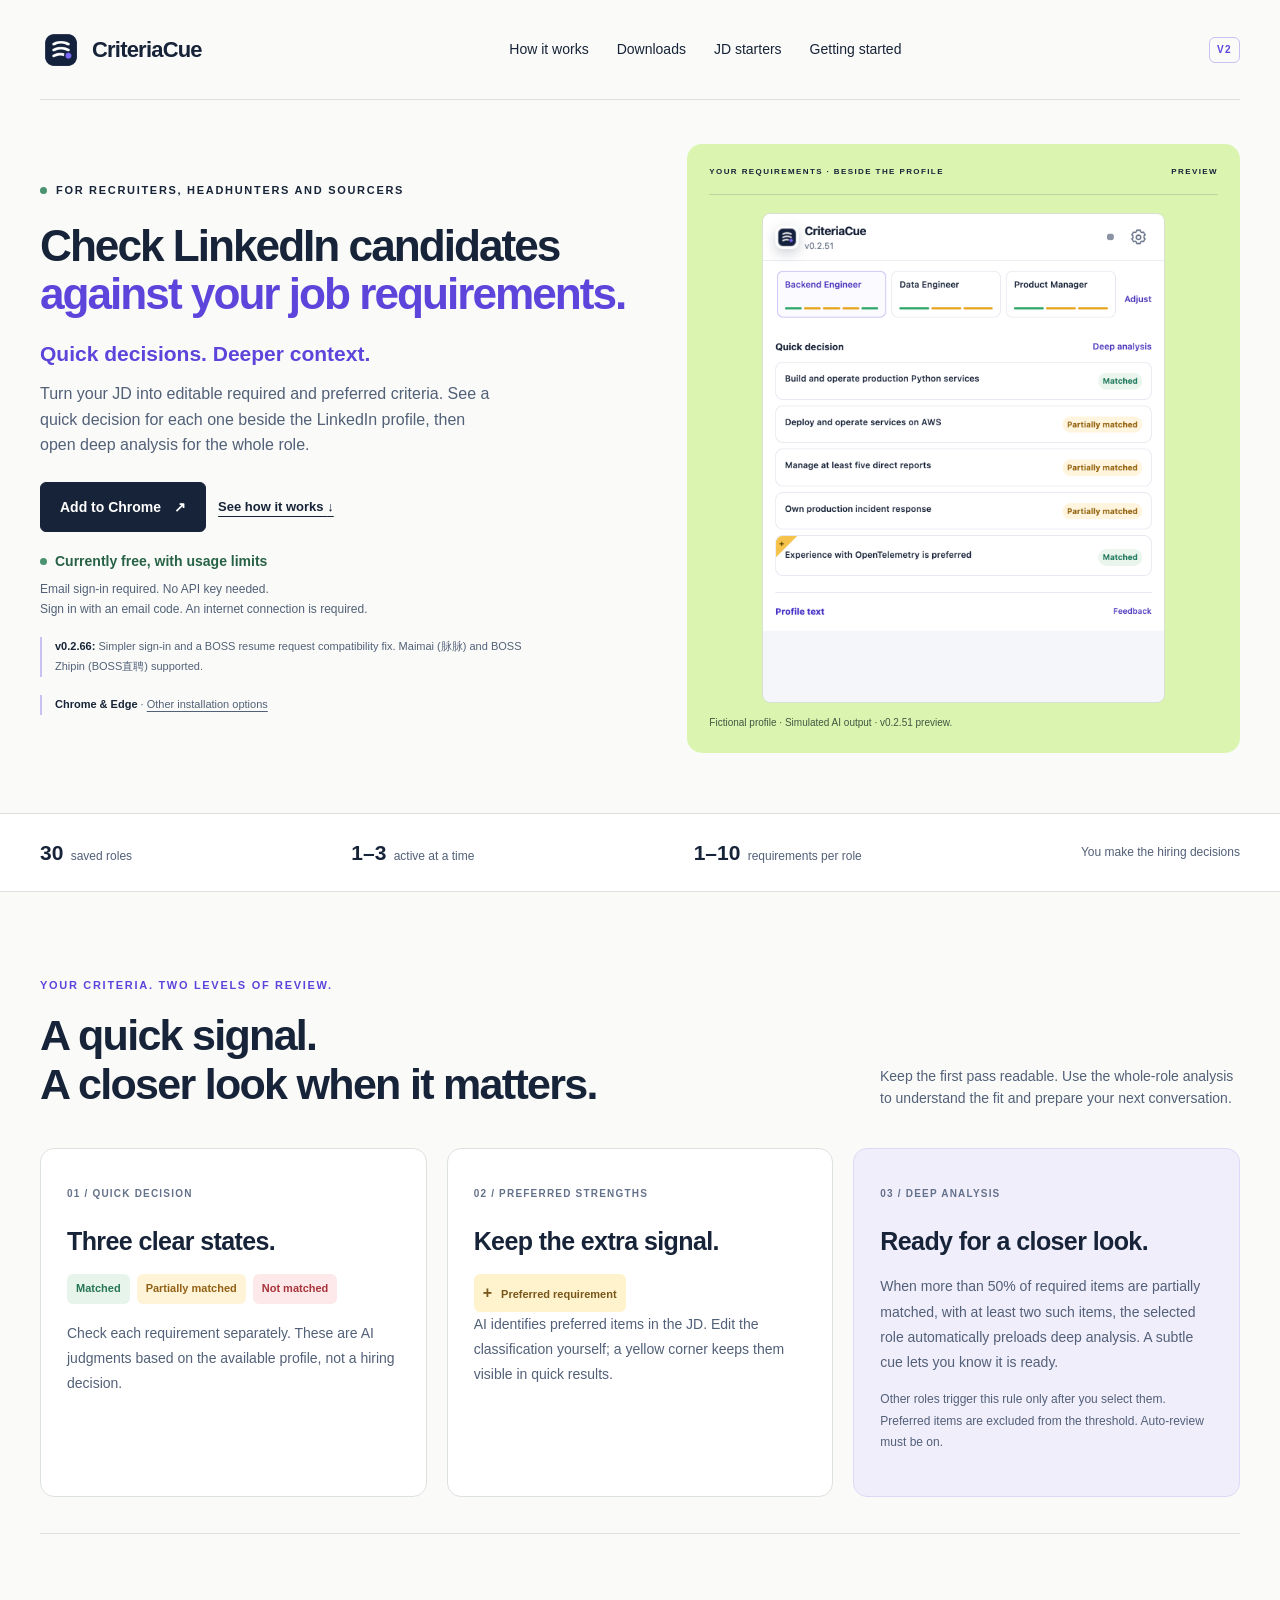
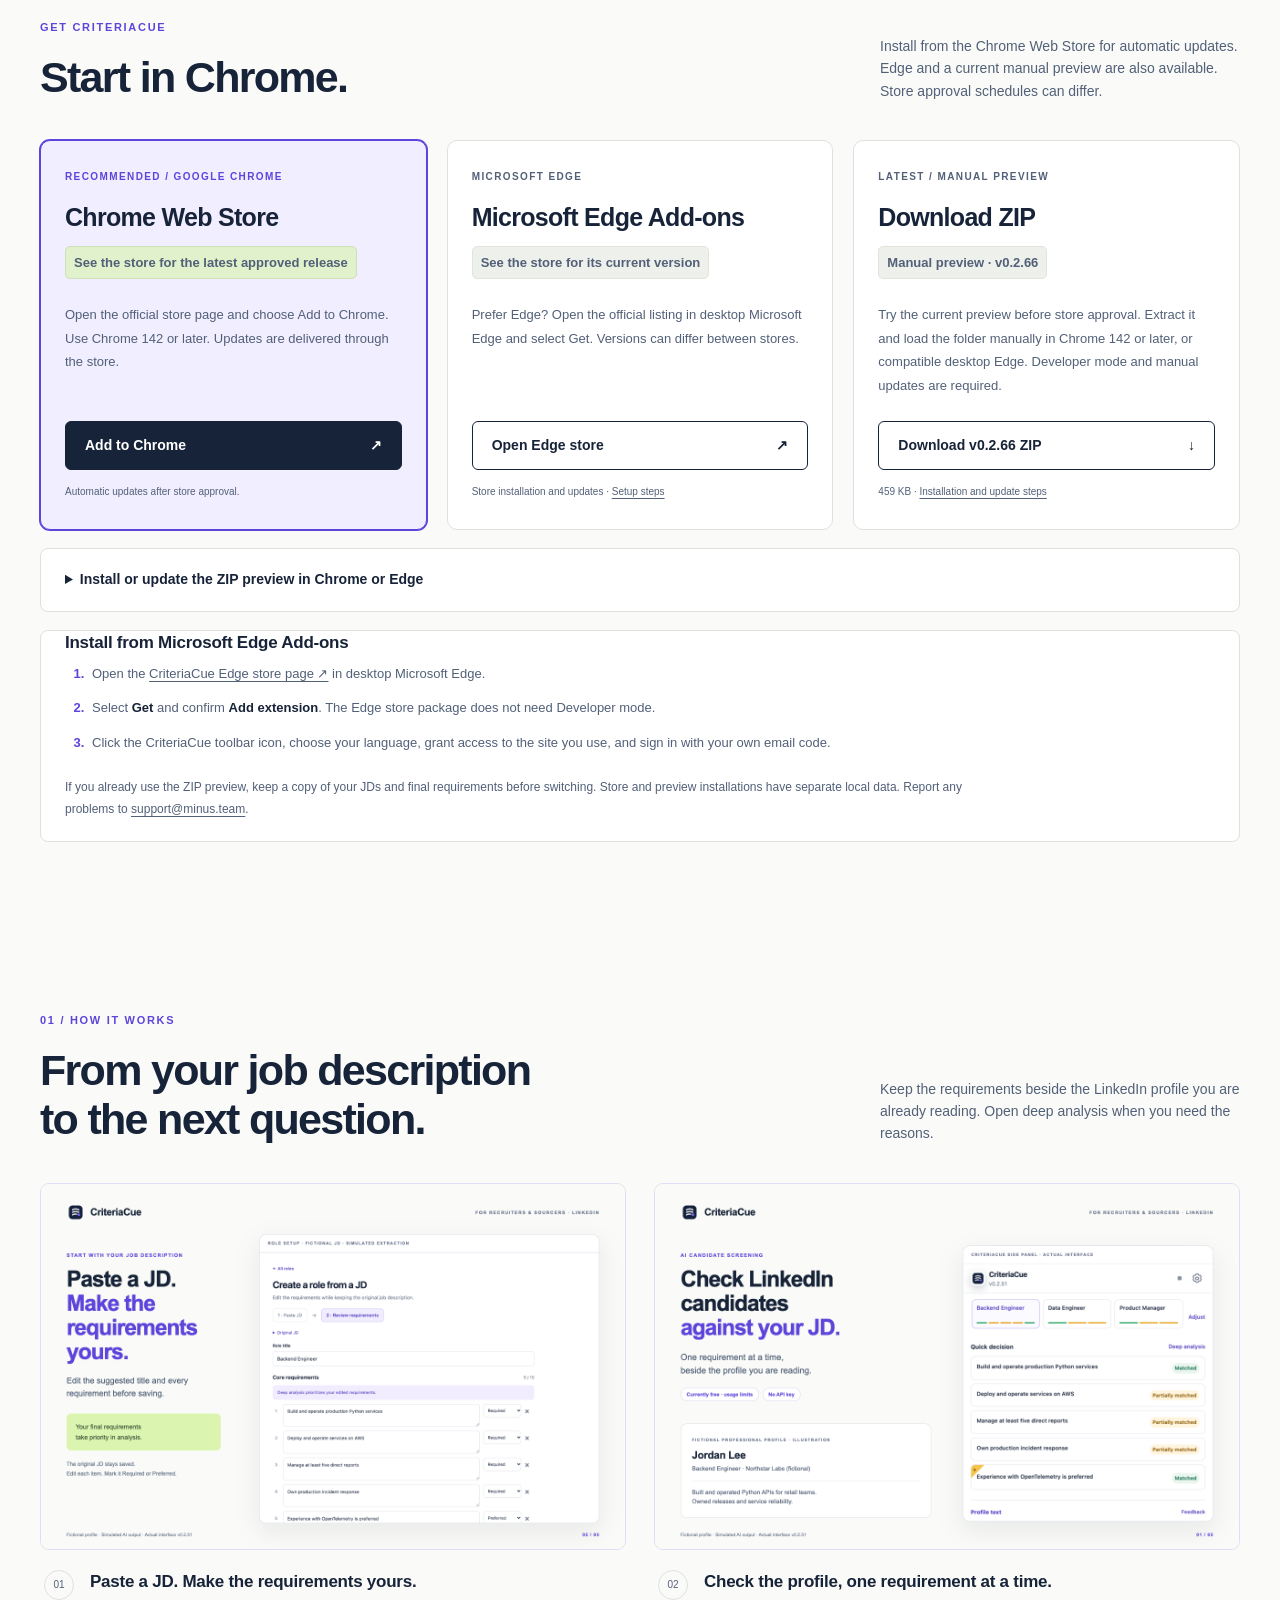
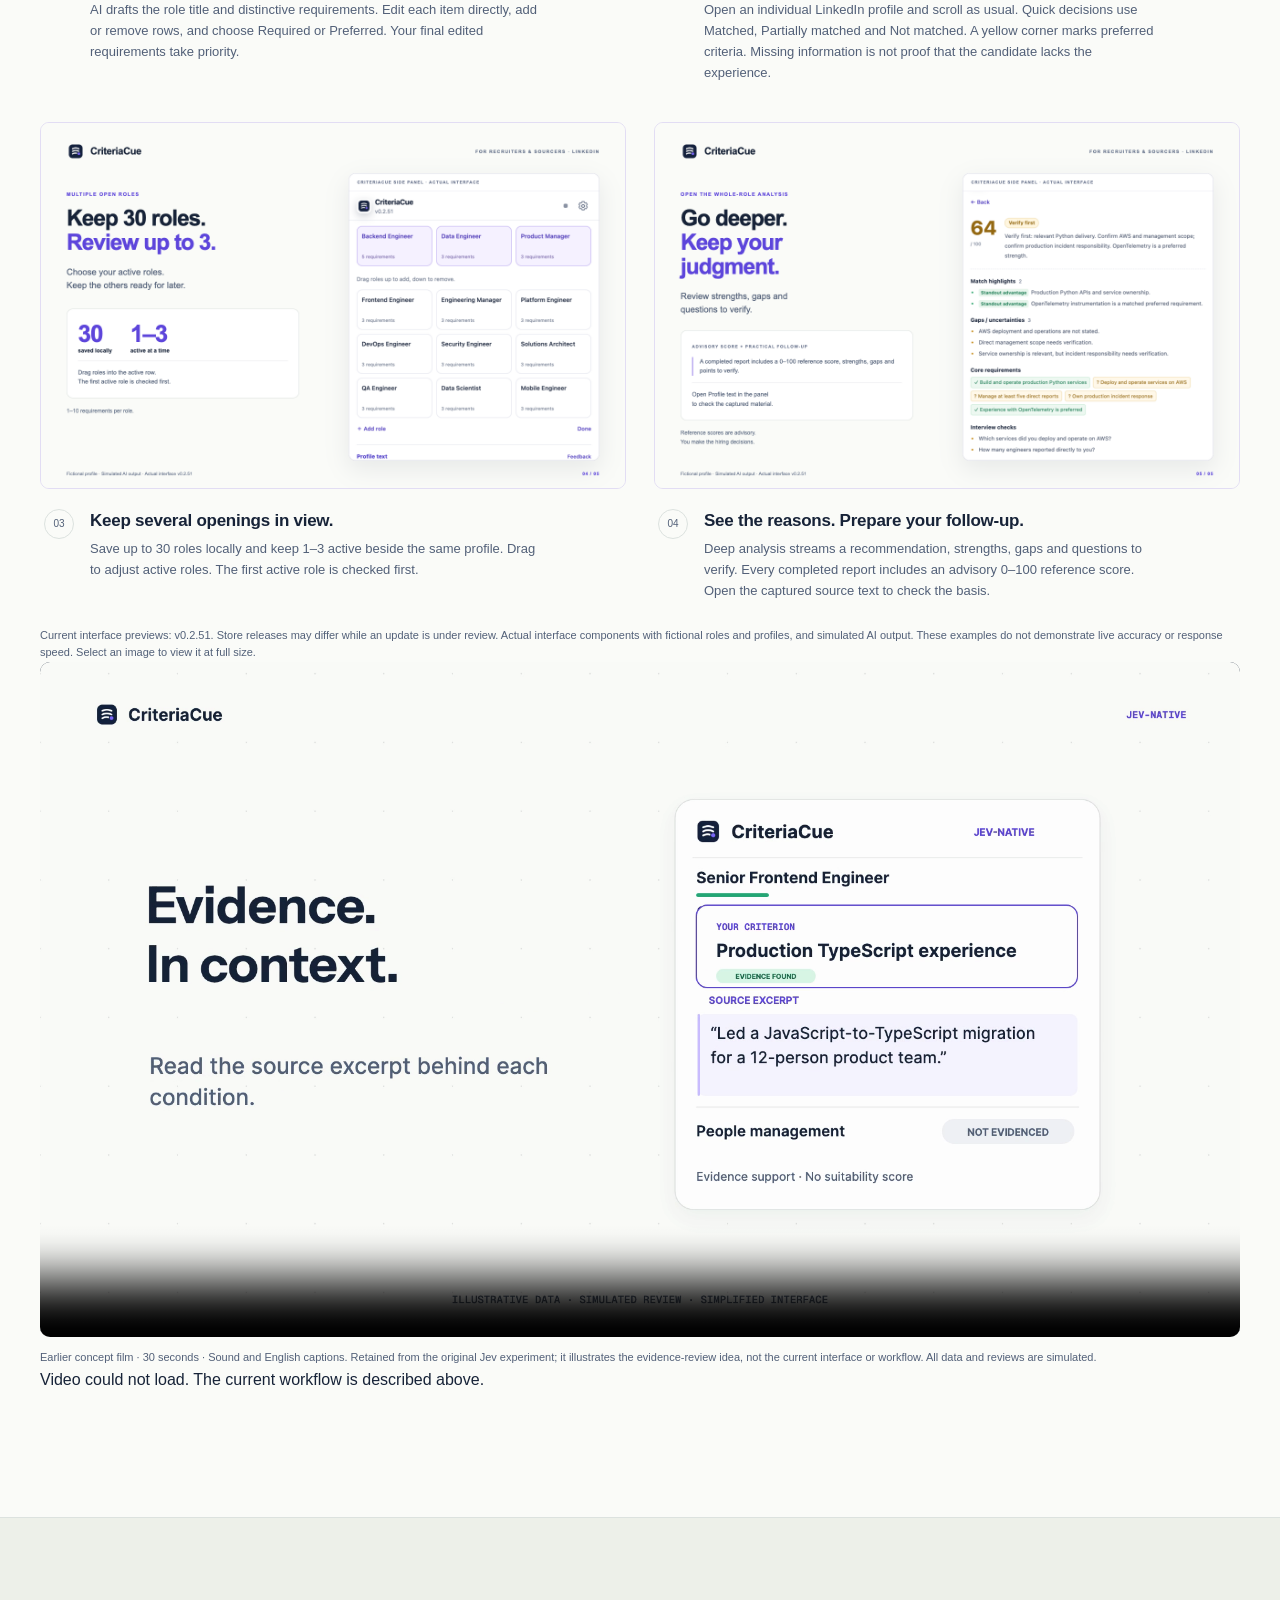
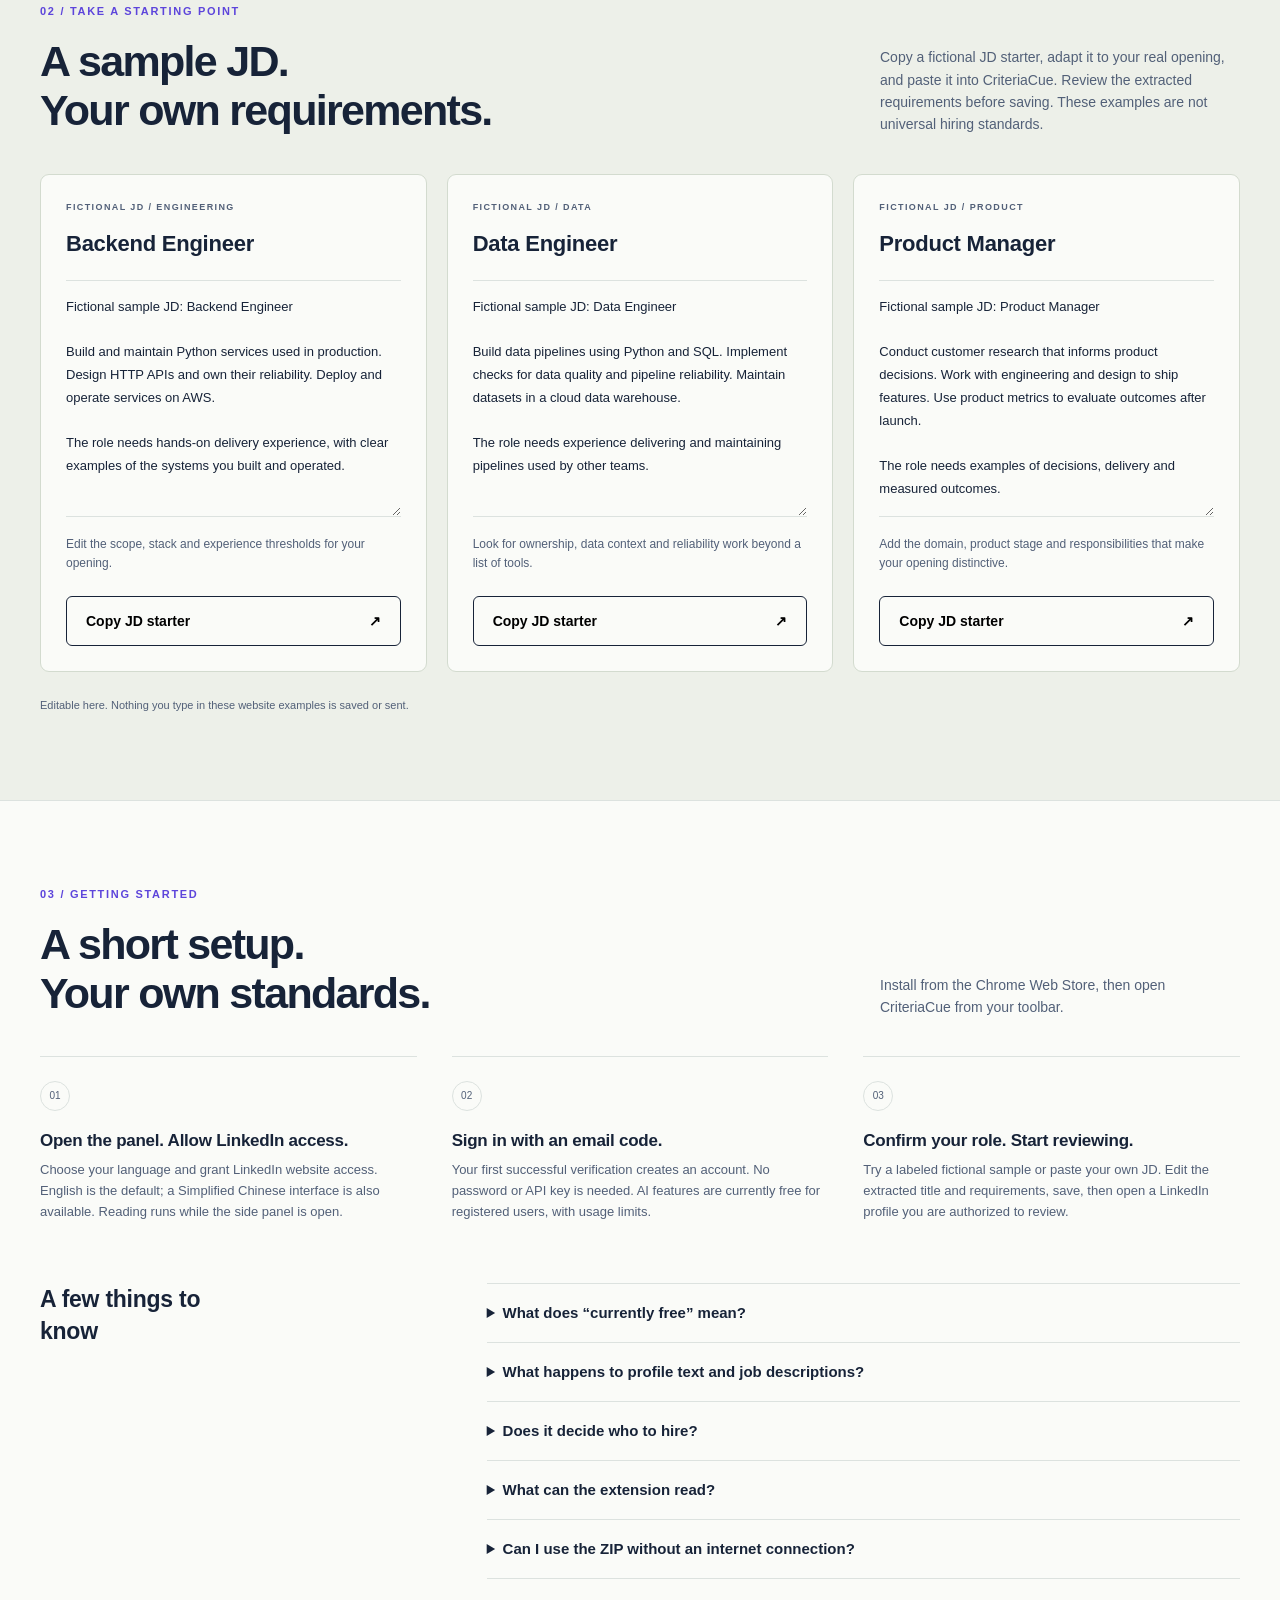
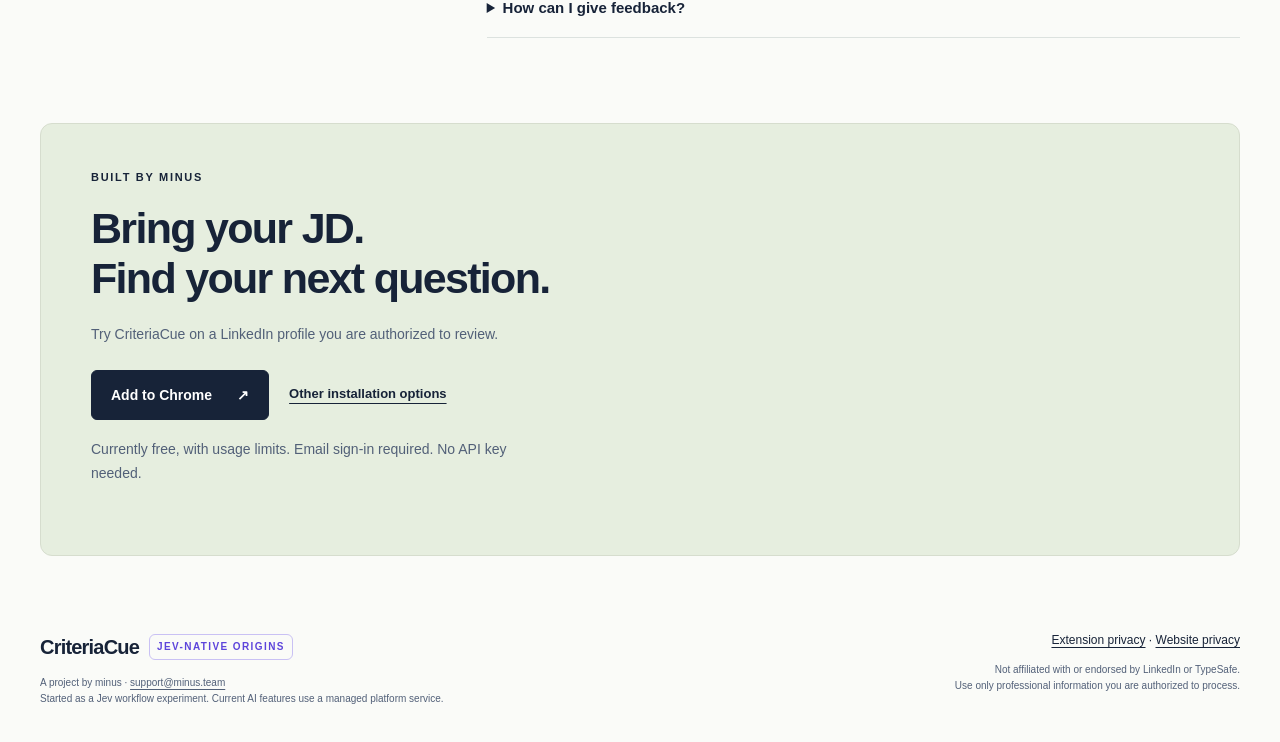
<file: index.html>
<!doctype html>
<html lang="en">
<head>
  <meta charset="utf-8">
  <meta name="viewport" content="width=device-width, initial-scale=1">
  <meta name="description" content="AI candidate screening for LinkedIn recruiters. Review required and preferred criteria, then open deep analysis. Currently free with limits. No API key needed.">
  <meta name="referrer" content="strict-origin">
  <meta name="theme-color" content="#172338">
  <title>CriteriaCue: AI Candidate Screening for LinkedIn</title>
  <link rel="canonical" href="https://criteriacue.minus.team/">
  <meta property="og:type" content="website">
  <meta property="og:site_name" content="CriteriaCue">
  <meta property="og:title" content="CriteriaCue: AI Candidate Screening for LinkedIn">
  <meta property="og:description" content="Check LinkedIn candidates against your job requirements, one requirement at a time. Currently free, with usage limits. Email sign-in required. No API key needed.">
  <meta property="og:url" content="https://criteriacue.minus.team/">
  <meta property="og:image" content="https://criteriacue.minus.team/assets/og-1200x630.png">
  <meta property="og:image:width" content="1200">
  <meta property="og:image:height" content="630">
  <meta property="og:image:alt" content="CriteriaCue: check LinkedIn profiles against editable job requirements.">
  <meta name="twitter:card" content="summary_large_image">
  <meta name="twitter:title" content="CriteriaCue: AI Candidate Screening for LinkedIn">
  <meta name="twitter:description" content="Your job requirements, beside the LinkedIn profile. Currently free, with usage limits. Email sign-in required. No API key needed.">
  <meta name="twitter:image" content="https://criteriacue.minus.team/assets/og-1200x630.png">
  <script type="application/ld+json">
  {
    "@context": "https://schema.org",
    "@type": "SoftwareApplication",
    "name": "CriteriaCue",
    "description": "Chrome extension for recruiters and sourcers. Turn a job description into editable requirements and check LinkedIn profiles against each one in a side panel. Currently free with usage limits; email sign-in required, no API key needed.",
    "applicationCategory": "BusinessApplication",
    "operatingSystem": "Google Chrome 142 or later; Microsoft Edge (compatible desktop version)",
    "inLanguage": ["en", "zh-Hans"],
    "url": "https://criteriacue.minus.team/",
    "downloadUrl": "https://chromewebstore.google.com/detail/gnbphmdpnhlbakiaegfgmppnajemboij",
    "offers": {"@type": "Offer", "price": "0", "priceCurrency": "USD", "description": "Currently free, with usage limits. Email sign-in required."},
    "publisher": {"@type": "Organization", "name": "minus", "email": "support@minus.team"}
  }
  </script>
  <link rel="icon" href="assets/icon-128.png" type="image/png">
  <link rel="stylesheet" href="styles.css?v=20261105-1">
  <script src="site.js?v=20261102-1" defer></script>
  <script src="analytics-config.js?v=20260926-1" defer></script>
  <script src="analytics.js?v=20261104-1" defer></script>
</head>
<body>
  <a class="skip" href="#main">Skip to content</a>
  <header class="header wrap">
    <a class="brand" href="#" aria-label="CriteriaCue home"><img src="assets/icon-128.png" alt="" width="42" height="42"><span>CriteriaCue</span></a>
    <nav aria-label="Main navigation"><a href="#tour">How it works</a><a href="#download">Downloads</a><a href="#templates">JD starters</a><a href="#start">Getting started</a></nav>
    <span class="badge">V2</span>
  </header>
  <main id="main">
    <section class="hero wrap">
      <div class="hero-copy">
        <p class="eyebrow"><span class="dot"></span> For recruiters, headhunters and sourcers</p>
        <h1>Check LinkedIn candidates<br><span>against your job requirements.</span></h1>
        <p class="lead">Quick decisions. Deeper context.</p>
        <p class="intro">Turn your JD into editable required and preferred criteria. See a quick decision for each one beside the LinkedIn profile, then open deep analysis for the whole role.</p>
        <div class="actions"><a class="button primary" data-store-link="hero" href="https://chromewebstore.google.com/detail/gnbphmdpnhlbakiaegfgmppnajemboij" target="_blank" rel="noopener noreferrer">Add to Chrome <span aria-hidden="true">↗</span></a><a class="text-link" href="#tour">See how it works <span aria-hidden="true">↓</span></a></div>
        <p class="availability"><span class="dot"></span> Currently free, with usage limits</p>
        <p class="fine">Email sign-in required. No API key needed.<br>Sign in with an email code. An internet connection is required.</p>
        <p class="release-note"><strong>v0.2.66:</strong> Simpler sign-in and a BOSS resume request compatibility fix. Maimai (脉脉) and BOSS Zhipin (BOSS直聘) supported.</p>
        <p class="release-note"><strong>Chrome &amp; Edge</strong> · <a href="#download">Other installation options</a></p>
      </div>
      <div class="hero-visual panel-preview">
        <div class="visual-top"><span>YOUR REQUIREMENTS · BESIDE THE PROFILE</span><span>PREVIEW</span></div>
        <img src="assets/panel-preview-v0.2.51.png" width="1100" height="1340" alt="Current CriteriaCue quick decision with matched and partially matched requirements, and a yellow preferred-item corner">
        <p class="visual-caption">Fictional profile · Simulated AI output · v0.2.51 preview.</p>
      </div>
    </section>
    <div class="principles"><div class="wrap"><span><strong>30</strong> saved roles</span><span><strong>1–3</strong> active at a time</span><span><strong>1–10</strong> requirements per role</span><span>You make the hiring decisions</span></div></div>


    <section class="section wrap decision-section" aria-labelledby="decision-heading">
      <div class="section-heading"><div><p class="eyebrow">YOUR CRITERIA. TWO LEVELS OF REVIEW.</p><h2 id="decision-heading">A quick signal.<br>A closer look when it matters.</h2></div><p>Keep the first pass readable. Use the whole-role analysis to understand the fit and prepare your next conversation.</p></div>
      <div class="decision-grid">
        <article><span class="feature-index">01 / QUICK DECISION</span><h3>Three clear states.</h3><div class="state-key"><span class="match">Matched</span><span class="partial">Partially matched</span><span class="no-match">Not matched</span></div><p>Check each requirement separately. These are AI judgments based on the available profile, not a hiring decision.</p></article>
        <article class="preferred-feature"><span class="feature-index">02 / PREFERRED STRENGTHS</span><h3>Keep the extra signal.</h3><span class="preferred-example"><span aria-hidden="true">+</span> Preferred requirement</span><p>AI identifies preferred items in the JD. Edit the classification yourself; a yellow corner keeps them visible in quick results.</p></article>
        <article><span class="feature-index">03 / DEEP ANALYSIS</span><h3>Ready for a closer look.</h3><p>When more than 50% of required items are partially matched, with at least two such items, the selected role automatically preloads deep analysis. A subtle cue lets you know it is ready.</p><p class="feature-note">Other roles trigger this rule only after you select them. Preferred items are excluded from the threshold. Auto-review must be on.</p></article>
      </div>
    </section>

    <section class="section wrap download-section" id="download">
      <div class="section-heading"><div><p class="eyebrow">GET CRITERIACUE</p><h2>Start in Chrome.</h2></div><p>Install from the Chrome Web Store for automatic updates. Edge and a current manual preview are also available. Store approval schedules can differ.</p></div>
      <div class="download-grid">
        <article class="download-card featured"><p class="download-label">RECOMMENDED / GOOGLE CHROME</p><h3>Chrome Web Store</h3><p class="download-status">See the store for the latest approved release</p><p>Open the official store page and choose Add to Chrome. Use Chrome 142 or later. Updates are delivered through the store.</p><a class="button primary" href="https://chromewebstore.google.com/detail/gnbphmdpnhlbakiaegfgmppnajemboij" target="_blank" rel="noopener noreferrer">Add to Chrome <span aria-hidden="true">↗</span></a><p class="download-meta">Automatic updates after store approval.</p></article>
        <article class="download-card"><p class="download-label">MICROSOFT EDGE</p><h3>Microsoft Edge Add-ons</h3><p class="download-status">See the store for its current version</p><p>Prefer Edge? Open the official listing in desktop Microsoft Edge and select Get. Versions can differ between stores.</p><a class="button" href="https://microsoftedge.microsoft.com/addons/detail/aecndleilbgafmfclfjiilafoaaekfoc" target="_blank" rel="noopener noreferrer">Open Edge store <span aria-hidden="true">↗</span></a><p class="download-meta">Store installation and updates · <a href="#edge-install">Setup steps</a></p></article>
        <article class="download-card"><p class="download-label">LATEST / MANUAL PREVIEW</p><h3>Download ZIP</h3><p class="download-status">Manual preview · v0.2.66</p><p>Try the current preview before store approval. Extract it and load the folder manually in Chrome 142 or later, or compatible desktop Edge. Developer mode and manual updates are required.</p><a class="button" href="downloads/criteriacue-test-v0.2.66.zip" download>Download v0.2.66 ZIP <span aria-hidden="true">↓</span></a><p class="download-meta">459 KB · <a href="#unpacked-install">Installation and update steps</a></p></article>
      </div>
      <details class="install-guide" id="unpacked-install"><summary>Install or update the ZIP preview in Chrome or Edge</summary><ol><li>Download the ZIP and extract it into a folder you will keep. Do not load the ZIP directly or edit its manifest.</li><li>Open <code>chrome://extensions</code> in Chrome or <code>edge://extensions</code> in Edge, enable <strong>Developer mode</strong>, and choose <strong>Load unpacked</strong>.</li><li>Select the extracted folder containing <code>manifest.json</code>. Open CriteriaCue from the toolbar to begin setup.</li><li>To update, replace the files in that same folder with the new preview package, then click <strong>Reload</strong> on the extension. Keep the folder and avoid uninstalling if you want to retain its local roles.</li></ol><p>The preview and the store version are separate installations. Their roles and sign-in do not migrate automatically. Avoid running both on the same profile. The ZIP is an installation package, not offline AI: an internet connection and email sign-in are required.</p><p><a href="https://github.com/ivanxia1988/criteriacue/releases/tag/v0.2.66-preview" target="_blank" rel="noopener noreferrer">Release mirror, package checksum and limitations ↗</a></p></details>
      <div class="install-guide" id="edge-install"><h3>Install from Microsoft Edge Add-ons</h3><ol><li>Open the <a href="https://microsoftedge.microsoft.com/addons/detail/aecndleilbgafmfclfjiilafoaaekfoc" target="_blank" rel="noopener noreferrer">CriteriaCue Edge store page ↗</a> in desktop Microsoft Edge.</li><li>Select <strong>Get</strong> and confirm <strong>Add extension</strong>. The Edge store package does not need Developer mode.</li><li>Click the CriteriaCue toolbar icon, choose your language, grant access to the site you use, and sign in with your own email code.</li></ol><p>If you already use the ZIP preview, keep a copy of your JDs and final requirements before switching. Store and preview installations have separate local data. Report any problems to <a href="mailto:support@minus.team">support@minus.team</a>.</p></div>
    </section>

    <section class="section wrap" id="tour">
      <div class="section-heading"><div><p class="eyebrow">01 / HOW IT WORKS</p><h2>From your job description<br>to the next question.</h2></div><p>Keep the requirements beside the LinkedIn profile you are already reading. Open deep analysis when you need the reasons.</p></div>
      <div class="tour-grid">
        <figure><a href="assets/screenshot-2-1280x800.png" target="_blank" rel="noopener"><img src="assets/screenshot-2-1280x800.png" width="1280" height="800" loading="lazy" alt="CriteriaCue role setup with a fictional JD and editable core requirements"></a><figcaption><span class="step">01</span><div><h3>Paste a JD. Make the requirements yours.</h3><p>AI drafts the role title and distinctive requirements. Edit each item directly, add or remove rows, and choose Required or Preferred. Your final edited requirements take priority.</p></div></figcaption></figure>
        <figure><a href="assets/screenshot-1-1280x800.png" target="_blank" rel="noopener"><img src="assets/screenshot-1-1280x800.png" width="1280" height="800" loading="lazy" alt="CriteriaCue side panel showing individual requirement checks for a fictional profile"></a><figcaption><span class="step">02</span><div><h3>Check the profile, one requirement at a time.</h3><p>Open an individual LinkedIn profile and scroll as usual. Quick decisions use Matched, Partially matched and Not matched. A yellow corner marks preferred criteria. Missing information is not proof that the candidate lacks the experience.</p></div></figcaption></figure>
        <figure><a href="assets/screenshot-4-1280x800.png" target="_blank" rel="noopener"><img src="assets/screenshot-4-1280x800.png" width="1280" height="800" loading="lazy" alt="CriteriaCue role adjustment view with three active roles and saved fictional roles"></a><figcaption><span class="step">03</span><div><h3>Keep several openings in view.</h3><p>Save up to 30 roles locally and keep 1–3 active beside the same profile. Drag to adjust active roles. The first active role is checked first.</p></div></figcaption></figure>
        <figure><a href="assets/screenshot-5-1280x800.png" target="_blank" rel="noopener"><img src="assets/screenshot-5-1280x800.png" width="1280" height="800" loading="lazy" alt="CriteriaCue deep analysis with simulated findings and follow-up questions"></a><figcaption><span class="step">04</span><div><h3>See the reasons. Prepare your follow-up.</h3><p>Deep analysis streams a recommendation, strengths, gaps and questions to verify. Every completed report includes an advisory 0–100 reference score. Open the captured source text to check the basis.</p></div></figcaption></figure>
      </div>
      <p class="caption">Current interface previews: v0.2.51. Store releases may differ while an update is under review. Actual interface components with fictional roles and profiles, and simulated AI output. These examples do not demonstrate live accuracy or response speed. Select an image to view it at full size.</p>
      <div class="video-shell" id="video-shell" hidden><video id="product-video" width="1920" height="1080" controls playsinline preload="metadata" poster="assets/evidence-poster-20260927.png"><track kind="captions" srclang="en" label="English" src="assets/evidence-en-20260927.vtt" default></video><p class="caption">Earlier concept film · 30 seconds · Sound and English captions. Retained from the original Jev experiment; it illustrates the evidence-review idea, not the current interface or workflow. All data and reviews are simulated.</p><p id="video-fallback" hidden>Video could not load. The current workflow is described above.</p></div>
    </section>

    <section class="template-section" id="templates"><div class="wrap section">
      <div class="section-heading"><div><p class="eyebrow">02 / TAKE A STARTING POINT</p><h2>A sample JD.<br>Your own requirements.</h2></div><p>Copy a fictional JD starter, adapt it to your real opening, and paste it into CriteriaCue. Review the extracted requirements before saving. These examples are not universal hiring standards.</p></div>
      <div class="template-grid">
        <article class="template"><p class="mini-label">FICTIONAL JD / ENGINEERING</p><h3>Backend Engineer</h3><label class="sr-only" for="backend">Backend Engineer JD starter</label><textarea id="backend" rows="9" spellcheck="false">Fictional sample JD: Backend Engineer

Build and maintain Python services used in production. Design HTTP APIs and own their reliability. Deploy and operate services on AWS.

The role needs hands-on delivery experience, with clear examples of the systems you built and operated.</textarea><p>Edit the scope, stack and experience thresholds for your opening.</p><button class="button copy" data-copy="backend">Copy JD starter <span aria-hidden="true">↗</span></button></article>
        <article class="template"><p class="mini-label">FICTIONAL JD / DATA</p><h3>Data Engineer</h3><label class="sr-only" for="data">Data Engineer JD starter</label><textarea id="data" rows="9" spellcheck="false">Fictional sample JD: Data Engineer

Build data pipelines using Python and SQL. Implement checks for data quality and pipeline reliability. Maintain datasets in a cloud data warehouse.

The role needs experience delivering and maintaining pipelines used by other teams.</textarea><p>Look for ownership, data context and reliability work beyond a list of tools.</p><button class="button copy" data-copy="data">Copy JD starter <span aria-hidden="true">↗</span></button></article>
        <article class="template"><p class="mini-label">FICTIONAL JD / PRODUCT</p><h3>Product Manager</h3><label class="sr-only" for="product">Product Manager JD starter</label><textarea id="product" rows="9" spellcheck="false">Fictional sample JD: Product Manager

Conduct customer research that informs product decisions. Work with engineering and design to ship features. Use product metrics to evaluate outcomes after launch.

The role needs examples of decisions, delivery and measured outcomes.</textarea><p>Add the domain, product stage and responsibilities that make your opening distinctive.</p><button class="button copy" data-copy="product">Copy JD starter <span aria-hidden="true">↗</span></button></article>
      </div>
      <p class="caption" id="copy-status" role="status" aria-live="polite">Editable here. Nothing you type in these website examples is saved or sent.</p>
    </div></section>

    <section class="section wrap" id="start">
      <div class="section-heading"><div><p class="eyebrow">03 / GETTING STARTED</p><h2>A short setup.<br>Your own standards.</h2></div><p>Install from the Chrome Web Store, then open CriteriaCue from your toolbar.</p></div>
      <ol class="setup-list"><li><span class="step">01</span><div><h3>Open the panel. Allow LinkedIn access.</h3><p>Choose your language and grant LinkedIn website access. English is the default; a Simplified Chinese interface is also available. Reading runs while the side panel is open.</p></div></li><li><span class="step">02</span><div><h3>Sign in with an email code.</h3><p>Your first successful verification creates an account. No password or API key is needed. AI features are currently free for registered users, with usage limits.</p></div></li><li><span class="step">03</span><div><h3>Confirm your role. Start reviewing.</h3><p>Try a labeled fictional sample or paste your own JD. Edit the extracted title and requirements, save, then open a LinkedIn profile you are authorized to review.</p></div></li></ol>
      <div class="faq"><h3>A few things to know</h3>
        <details><summary>What does “currently free” mean?</summary><p>The current platform service is free for registered users, subject to usage limits. Email sign-in is required. No API key or membership purchase is needed. This describes the current offer; it is not a promise of unlimited use or permanent free access.</p></details>
        <details><summary>What happens to profile text and job descriptions?</summary><p>Roles, JDs and preferences are saved locally in the extension. For AI features, the required JD, final requirements and captured professional text are sent through the MINUS backend, hosted on Railway in Singapore, to Alibaba Cloud Bailian’s currently configured Beijing-region endpoint. Email-code delivery uses Resend.</p><p>The backend keeps encrypted diagnostic copies of submitted tasks, including JDs, professional text and model output, for 7 days, accessible only to authorized administrators. Minimized, deidentified examples may still contain professional information and may remain in a restricted, encrypted internal regression library until removed by an operator. Account and basic task metadata have no fixed automatic deletion schedule. Operational backups and external providers have separate retention terms.</p><p>For provider details, retention and deletion requests, read the <a href="https://ivanxia1988.github.io/criteriacue-privacy/">extension privacy policy</a> or contact <a href="mailto:support@minus.team">support@minus.team</a>. Optional extension usage analytics require your active choice and exclude profile text and URLs, JDs, requirements and analysis results. This site’s limited statistics are described in the <a href="website-privacy.html">website privacy notice</a>.</p></details>
        <details><summary>Does it decide who to hire?</summary><p>Completed deep analysis includes an advisory 0–100 recommendation score, supported strengths, gaps and points to verify. The score is not a calibrated probability. CriteriaCue does not automatically rank, reject, hire or contact candidates. Missing information is not proof of a mismatch. You verify the evidence and make the decisions.</p></details>
        <details><summary>What can the extension read?</summary><p>With separate website permissions, CriteriaCue reads professional sections of the current LinkedIn or Maimai profile and BOSS Zhipin online resumes. LinkedIn reading progresses as you scroll. BOSS chat-page attachments with a readable text layer are also supported while open; image-only attachments are not read. It does not open other profiles, scroll or expand sections for you, read messages or contact details, or collect general browsing history. Close the panel to stop reading, or turn off Auto-review in Settings to pause automatic AI requests. Use only information you are authorized to process.</p></details>
        <details><summary>Can I use the ZIP without an internet connection?</summary><p>No. “ZIP” describes the installation method. Email sign-in and AI processing require an internet connection. The v0.2.66 manual preview requires you to install future updates yourself; store installations update through their store.</p></details>
        <details><summary>How can I give feedback?</summary><p>Email <a href="mailto:support@minus.team">support@minus.team</a>. Share what you tried and what happened, without candidate details or credentials. Feedback does not subscribe you to marketing.</p></details>
      </div>
    </section>
    <section class="closing wrap"><p class="eyebrow">BUILT BY MINUS</p><h2>Bring your JD.<br>Find your next question.</h2><p>Try CriteriaCue on a LinkedIn profile you are authorized to review.</p><div class="actions"><a class="button primary" data-store-link="footer" href="https://chromewebstore.google.com/detail/gnbphmdpnhlbakiaegfgmppnajemboij" target="_blank" rel="noopener noreferrer">Add to Chrome <span aria-hidden="true">↗</span></a><a class="text-link" href="#download">Other installation options</a></div><p class="fine">Currently free, with usage limits. Email sign-in required. No API key needed.</p></section>
  </main>
  <footer class="wrap footer"><div><a class="brand" href="#">CriteriaCue <span class="badge">JEV-NATIVE ORIGINS</span></a><p>A project by minus · <a href="mailto:support@minus.team">support@minus.team</a><br>Started as a Jev workflow experiment. Current AI features use a managed platform service.</p></div><div><a href="https://ivanxia1988.github.io/criteriacue-privacy/">Extension privacy</a> · <a href="website-privacy.html">Website privacy</a><p>Not affiliated with or endorsed by LinkedIn or TypeSafe.<br>Use only professional information you are authorized to process.</p></div></footer>
</body>
</html>
</file>
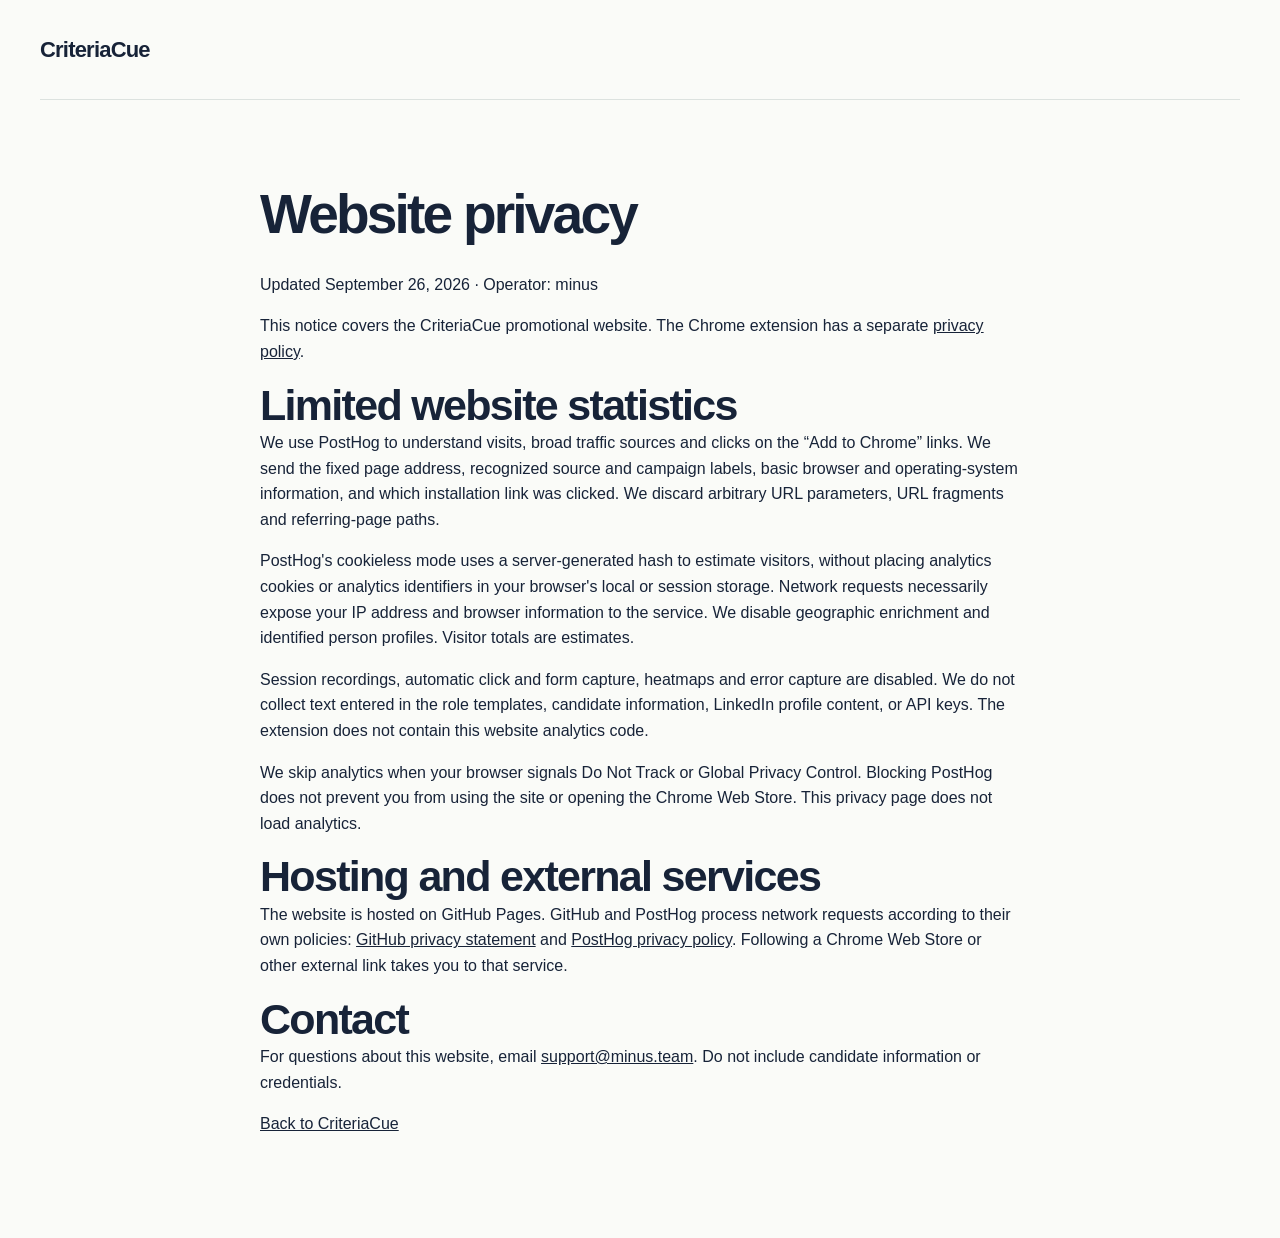
<file: website-privacy.html>
<!doctype html>
<html lang="en">
<head>
  <meta charset="utf-8">
  <meta name="viewport" content="width=device-width, initial-scale=1">
  <meta name="referrer" content="strict-origin">
  <title>Website privacy — CriteriaCue</title>
  <link rel="stylesheet" href="styles.css">
</head>
<body>
  <header class="header wrap"><a class="brand" href="./">CriteriaCue</a></header>
  <main class="section wrap" style="max-width:760px">
    <h1>Website privacy</h1>
    <p>Updated September 26, 2026 · Operator: minus</p>
    <p>This notice covers the CriteriaCue promotional website. The Chrome extension has a separate <a href="https://ivanxia1988.github.io/criteriacue-privacy/">privacy policy</a>.</p>
    <h2>Limited website statistics</h2>
    <p>We use PostHog to understand visits, broad traffic sources and clicks on the “Add to Chrome” links. We send the fixed page address, recognized source and campaign labels, basic browser and operating-system information, and which installation link was clicked. We discard arbitrary URL parameters, URL fragments and referring-page paths.</p>
    <p>PostHog's cookieless mode uses a server-generated hash to estimate visitors, without placing analytics cookies or analytics identifiers in your browser's local or session storage. Network requests necessarily expose your IP address and browser information to the service. We disable geographic enrichment and identified person profiles. Visitor totals are estimates.</p>
    <p>Session recordings, automatic click and form capture, heatmaps and error capture are disabled. We do not collect text entered in the role templates, candidate information, LinkedIn profile content, or API keys. The extension does not contain this website analytics code.</p>
    <p>We skip analytics when your browser signals Do Not Track or Global Privacy Control. Blocking PostHog does not prevent you from using the site or opening the Chrome Web Store. This privacy page does not load analytics.</p>
    <h2>Hosting and external services</h2>
    <p>The website is hosted on GitHub Pages. GitHub and PostHog process network requests according to their own policies: <a href="https://docs.github.com/en/site-policy/privacy-policies/github-general-privacy-statement">GitHub privacy statement</a> and <a href="https://posthog.com/privacy">PostHog privacy policy</a>. Following a Chrome Web Store or other external link takes you to that service.</p>
    <h2>Contact</h2>
    <p>For questions about this website, email <a href="mailto:support@minus.team">support@minus.team</a>. Do not include candidate information or credentials.</p>
    <p><a href="./">Back to CriteriaCue</a></p>
  </main>
</body>
</html>
</file>
<file: styles.css>
:root{color-scheme:light;--ink:#172338;--muted:#526078;--paper:#fafbf8;--line:#dce2df;--purple:#5d45db;--green:#dbf5b1;--font:Inter,-apple-system,BlinkMacSystemFont,"Segoe UI",sans-serif}*{box-sizing:border-box}html{scroll-behavior:smooth;scroll-padding-top:28px}body{margin:0;background:var(--paper);color:var(--ink);font-family:var(--font);line-height:1.6}a{color:inherit}button,textarea{font:inherit}a,button,summary{-webkit-tap-highlight-color:transparent}a:focus-visible,button:focus-visible,summary:focus-visible,textarea:focus-visible{outline:3px solid var(--purple);outline-offset:5px}button{cursor:pointer}.wrap{width:min(1200px,calc(100% - 80px));margin-inline:auto}.header{min-height:100px;display:flex;align-items:center;justify-content:space-between;gap:30px;border-bottom:1px solid var(--line)}.brand{display:inline-flex;align-items:center;gap:10px;font-weight:760;font-size:22px;text-decoration:none;letter-spacing:-.8px}.brand img{object-fit:contain}.header nav{display:flex;gap:28px;font-size:14px}.header nav a{text-decoration:none}.header nav a:hover,.text-link:hover{color:var(--purple)}.badge{font-size:10px;letter-spacing:1.4px;border:1px solid #c9c1f4;color:var(--purple);border-radius:6px;padding:4px 7px;font-weight:700;white-space:nowrap}.hero{display:grid;grid-template-columns:1.07fr 1fr;gap:56px;align-items:center;padding-block:78px 84px}.eyebrow{font-size:11px;letter-spacing:1.7px;text-transform:uppercase;font-weight:750;margin:0 0 25px;display:flex;align-items:center;gap:9px}.dot{display:inline-block;width:7px;height:7px;background:#4b9270;border-radius:50%;flex-shrink:0}h1,h2,h3,p{margin-top:0}h1{font-size:clamp(40px,4.3vw,59px);letter-spacing:-2.8px;line-height:1.07;font-weight:740;margin-bottom:28px}h1 span{color:var(--purple)}.lead{font-size:21px;line-height:1.45;margin-bottom:16px;max-width:450px}.intro{font-size:16px;color:var(--muted);max-width:465px;margin-bottom:30px}.actions{display:flex;align-items:center;flex-wrap:wrap;gap:20px}.button{display:inline-flex;align-items:center;justify-content:space-between;gap:25px;border:1px solid var(--ink);padding:13px 19px;border-radius:6px;font-size:14px;font-weight:650;text-decoration:none;min-height:48px;transition:background .15s,transform .15s}.primary{background:var(--ink);color:white}.primary:hover{background:#304466;transform:translateY(-1px)}.text-link{font-size:13px;font-weight:650;text-underline-offset:5px}.availability{display:flex;gap:8px;align-items:center;font-size:12px;margin:28px 0 6px}.availability .dot{background:#ae7c2d}.fine{font-size:11px;color:var(--muted);line-height:1.7;margin-bottom:0;max-width:420px}.hero-visual{background:var(--green);border-radius:15px;padding:28px 30px 23px;position:relative}.visual-top{display:flex;justify-content:space-between;gap:16px;font-size:9px;letter-spacing:1.4px;font-weight:700;border-bottom:1px solid #17233826;padding-bottom:20px;margin-bottom:29px}.hero-visual h2{font-size:30px;line-height:1.18;letter-spacing:-1px;margin-bottom:25px}.criteria-card{background:#fff;border:1px solid #17233826;border-radius:9px;padding:26px;box-shadow:0 8px 0 #17233809}.mini-label{display:block;font-size:9px;font-weight:750;letter-spacing:1.4px;color:var(--muted);margin-bottom:15px}.criteria-card h3{font-size:23px;line-height:1.25;letter-spacing:-.6px;margin-bottom:20px}.evidence-state{display:flex;align-items:center;gap:7px;font-size:11px;font-weight:700;color:#276246;margin-bottom:10px}.criteria-card p{font-size:14px;color:var(--muted);line-height:1.6;margin-bottom:20px}.quote-note{padding:12px 0 0;border-top:1px solid var(--line);font-size:12px;color:var(--muted)}.visual-footer{display:flex;align-items:center;justify-content:space-between;gap:8px;font-size:8px;letter-spacing:.5px;font-weight:700;margin-top:25px}.visual-caption{font-size:10px;color:#425640;margin:12px 0 0}.principles{border-block:1px solid var(--line);background:#fff}.principles .wrap{display:flex;justify-content:space-between;align-items:center;gap:20px;padding-block:22px;font-size:12px;color:var(--muted)}.principles strong{font-size:21px;color:var(--ink);margin-right:4px}.section{padding-block:85px}.section-heading{display:flex;justify-content:space-between;align-items:flex-end;gap:50px;margin-bottom:38px}.section-heading .eyebrow{margin-bottom:16px;color:var(--purple)}h2{font-size:clamp(30px,3.4vw,43px);line-height:1.15;letter-spacing:-1.7px;font-weight:700;margin-bottom:0}.section-heading>p{max-width:360px;color:var(--muted);font-size:14px;margin:0}.tour-grid{display:grid;grid-template-columns:1fr 1fr;gap:38px 28px}figure{margin:0;min-width:0}figure img{display:block;width:100%;height:auto;border:1px solid #e2ddf4;border-radius:9px;transition:box-shadow .2s}figure a:hover img{box-shadow:0 8px 28px #17233814}figcaption{display:flex;gap:16px;padding:20px 4px 0}.step{width:30px;height:30px;display:inline-flex;align-items:center;justify-content:center;border:1px solid var(--line);border-radius:50%;font-size:10px;flex-shrink:0;color:var(--muted)}h3{font-size:17px;line-height:1.4;margin-bottom:7px;letter-spacing:-.25px}figcaption p{font-size:13px;color:var(--muted);margin:0;max-width:450px}.caption{font-size:11px;color:var(--muted);margin:25px 0 0}.template-section{background:#edf0e9;border-block:1px solid var(--line)}.template-grid{display:grid;grid-template-columns:repeat(3,1fr);gap:20px}.template{border:1px solid #d3dbcf;border-radius:9px;background:var(--paper);padding:25px;display:flex;flex-direction:column;min-width:0}.template h3{font-size:22px;margin-bottom:20px}.template textarea{resize:vertical;width:100%;min-height:225px;border:0;border-block:1px solid var(--line);background:transparent;color:var(--ink);font-size:13px;line-height:1.75;padding:15px 0;border-radius:0;margin-bottom:18px}.template p:not(.mini-label){font-size:12px;color:var(--muted);margin-bottom:23px}.copy{width:100%;background:transparent;margin-top:auto}.copy:hover{background:#e4ebdd}.setup-list{list-style:none;display:grid;grid-template-columns:repeat(3,1fr);gap:35px;padding:0;margin:0 0 60px}.setup-list li{border-top:1px solid var(--line);padding-top:24px}.setup-list .step{margin-bottom:18px}.setup-list h3{font-size:17px}.setup-list p{font-size:13px;color:var(--muted);margin-bottom:0}.faq{display:grid;grid-template-columns:1fr 2fr;gap:0 70px}.faq>h3{grid-row:span 5;font-size:23px;max-width:200px}.faq details{border-bottom:1px solid var(--line);padding-block:17px}.faq details:first-of-type{border-top:1px solid var(--line)}.faq summary{cursor:pointer;font-size:15px;font-weight:650}.faq details p{font-size:13px;color:var(--muted);margin:14px 0 0}.closing{border:1px solid #d6ddce;background:#e6eedf;border-radius:12px;padding:45px 50px;margin-bottom:65px}.closing .eyebrow{margin-bottom:18px}.closing h2{margin-bottom:20px}.closing>p:not(.eyebrow){color:var(--muted);font-size:14px;margin-bottom:24px}.footer{padding-block:10px 35px;display:flex;justify-content:space-between;gap:35px}.footer .brand{font-size:20px}.footer p{font-size:10px;color:var(--muted);margin:12px 0 0}.footer>div:last-child{text-align:right;font-size:12px}.footer a{text-underline-offset:3px}.video-shell{margin-bottom:40px}.video-shell video{width:100%;height:auto;display:block;border-radius:10px;background:var(--ink)}.video-shell .caption{margin-top:12px}[hidden]{display:none!important}.sr-only{position:absolute;width:1px;height:1px;padding:0;margin:-1px;overflow:hidden;clip:rect(0,0,0,0);white-space:nowrap;border:0}.skip{position:absolute;top:-70px;left:20px;z-index:10;padding:10px;background:white}.skip:focus{top:10px}@media(min-width:1450px){.hero{gap:80px}}@media(max-width:1000px){.wrap{width:calc(100% - 48px)}.hero{gap:28px;padding-block:55px}.hero-visual{padding:23px}.criteria-card{padding:20px}.template{padding:20px}.template-grid{gap:14px}.header{gap:18px}.header nav{gap:18px}.actions{gap:15px}.visual-footer{font-size:7px}.section{padding-block:65px}.template textarea{min-height:265px}}@media(max-width:760px){.wrap{width:calc(100% - 36px)}.header{flex-wrap:wrap;gap:15px;padding-block:20px;min-height:0}.header .brand{font-size:20px}.header nav{order:3;width:100%;justify-content:space-between;font-size:12px;gap:12px}.hero{grid-template-columns:1fr;padding-block:42px;gap:34px}.hero h1{font-size:46px;letter-spacing:-2.4px}.eyebrow{font-size:9px;letter-spacing:1.2px}.lead{font-size:20px}.hero-visual{padding:25px}.hero-visual h2{font-size:30px}.visual-footer{font-size:8px}.principles .wrap{display:grid;grid-template-columns:1fr 1fr;font-size:11px;gap:14px}.section{padding-block:52px}.section-heading{display:block;margin-bottom:28px}.section-heading>p{margin-top:20px;max-width:100%}.tour-grid,.template-grid,.setup-list{grid-template-columns:1fr}.tour-grid{gap:28px}.template textarea{min-height:200px}.template p:not(.mini-label){min-height:0}.setup-list{gap:26px;margin-bottom:45px}.setup-list li{display:flex;gap:16px}.faq{display:block}.faq>h3{max-width:none;margin-bottom:22px}.closing{padding:30px 25px;margin-bottom:42px}.closing h2{font-size:32px}.footer{display:block}.footer>div:last-child{text-align:left;margin-top:25px}.caption{line-height:1.6}}@media(max-width:360px){.hero h1{font-size:39px}.hero-visual{padding:20px}.visual-footer{font-size:7px}.button{font-size:12px;gap:15px}.badge{font-size:8px}.brand{gap:6px}.header .brand img{width:32px;height:32px}.header nav{font-size:11px}}@media(prefers-reduced-motion:reduce){html{scroll-behavior:auto}*{transition:none!important}}

/* V2 download choices and fictional workflow illustrations. */
.hero-copy{min-width:0}
.hero{padding-block:44px 60px}
.hero h1{font-size:clamp(38px,3.45vw,48px);letter-spacing:-2px;line-height:1.1;margin-bottom:20px}
.hero .eyebrow{margin-bottom:22px}
.hero .lead{margin-bottom:12px}
.hero .intro{margin-bottom:24px}
.hero .availability{font-size:14px;font-weight:700;color:#276246;margin-top:18px}
.hero .availability .dot{background:#4b9270}
.hero .fine{font-size:12px}
.panel-preview{padding:22px}
.panel-preview .visual-top{font-size:8px;margin-bottom:18px;padding-bottom:15px}
.panel-preview>img{display:block;width:auto;max-width:100%;height:auto;max-height:490px;margin-inline:auto;border:1px solid #d8dfd4;border-radius:8px}
.closing .fine{margin-top:18px}
.faq>h3{grid-row:span 6}
.hero .actions{align-items:stretch;gap:12px}
.hero .actions .button{max-width:100%;min-width:0;gap:13px}
.hero .actions .text-link{align-self:center;padding-block:10px;overflow-wrap:anywhere}
.release-note{max-width:490px;border-left:2px solid #c9c1f4;padding:0 0 0 13px;margin:18px 0 0;color:var(--muted);font-size:11px;line-height:1.8;overflow-wrap:anywhere}
.release-note strong{color:var(--ink);font-weight:650}
.release-note a{text-underline-offset:3px}
.download-section{border-top:1px solid var(--line)}
.download-grid{display:grid;grid-template-columns:repeat(3,minmax(0,1fr));gap:20px;align-items:stretch}
.download-card{display:flex;flex-direction:column;min-width:0;padding:28px 24px;border:1px solid var(--line);border-radius:10px;background:#fff;overflow-wrap:anywhere}
.download-card.featured{border-color:var(--purple);box-shadow:0 0 0 1px var(--purple);background:#f1eeff}
.download-label{display:block;margin:0 0 17px;color:var(--muted);font-size:10px;font-weight:750;letter-spacing:1.4px;text-transform:uppercase}
.download-card.featured .download-label{color:var(--purple)}
.download-card h3{font-size:25px;line-height:1.2;letter-spacing:-.7px;margin-bottom:14px}
.download-status{display:inline-flex;align-self:flex-start;max-width:100%;background:#eef1eb;border:1px solid #e0e6db;border-radius:5px;padding:4px 8px;margin-bottom:18px;font-size:10px;font-weight:650;color:#526348;line-height:1.5}
.download-card.featured .download-status{background:#e0f1cb;border-color:#cde1b6;color:#315527}
.download-card>p:not(.download-label):not(.download-meta){font-size:13px;line-height:1.8;color:var(--muted);margin-bottom:24px}
.download-card .button{width:100%;max-width:100%;margin-top:auto;gap:12px;white-space:normal;line-height:1.5}
.download-card .download-meta{margin:13px 0 0;font-size:10px;color:var(--muted);line-height:1.8}
.download-card .download-meta a{text-underline-offset:3px}
.install-guide{border:1px solid var(--line);border-radius:8px;margin-top:18px;padding:0 24px;background:#fff;scroll-margin-top:28px;min-width:0}
.install-guide summary{cursor:pointer;font-size:14px;font-weight:650;line-height:1.7;padding:19px 0;overflow-wrap:anywhere}
.install-guide[open] summary{border-bottom:1px solid var(--line);margin-bottom:18px}
.install-guide ol{padding-left:23px;margin:0 0 20px;max-width:900px}
.install-guide li{padding-left:4px;margin-bottom:10px;color:var(--muted);font-size:13px;line-height:1.9;overflow-wrap:anywhere}
.install-guide li::marker{color:var(--purple);font-weight:650}
.install-guide p{max-width:920px;font-size:12px;color:var(--muted);line-height:1.9;margin-bottom:20px;overflow-wrap:anywhere}
.install-guide strong{color:var(--ink);font-weight:650}
.install-guide a{text-underline-offset:3px;overflow-wrap:anywhere}
.install-guide code{font:11px/1.8 ui-monospace,SFMono-Regular,Consolas,monospace;color:#4932ac;background:#f1eefb;padding:2px 5px;border-radius:4px;white-space:normal;overflow-wrap:anywhere;word-break:break-word}
.install-guide:target{border-color:var(--purple);box-shadow:0 0 0 3px #5d45db14}
.install-guide:target summary{color:var(--purple)}
.workflow-visual{min-width:0;min-height:270px;padding:28px;background:#f0f2ed;border:1px solid #dce3d6;border-radius:10px;display:flex;flex-direction:column;justify-content:center;gap:12px;overflow-wrap:anywhere}
.tour-grid figure:nth-child(2) .workflow-visual{background:#f0edfc;border-color:#dfd8f6}
.tour-grid figure:nth-child(3) .workflow-visual{background:#e7f3dc;border-color:#d2e5c0}
.tour-grid figure:nth-child(4) .workflow-visual{background:#f0f3f6;border-color:#dce2ea}
.mock-label{display:block;color:#6c7966;font-size:9px;font-weight:750;letter-spacing:1.3px;text-transform:uppercase;line-height:1.6;margin:0 0 3px}
.mock-heading{font-size:20px;font-weight:700;line-height:1.35;letter-spacing:-.5px;color:var(--ink);margin:0 0 5px}
.mock-line{width:100%;height:8px;background:#17233814;border-radius:4px;flex-shrink:0;margin:0}
.mock-line.short{width:64%}
.mock-pill{display:inline-flex;align-self:flex-start;max-width:100%;font-size:10px;font-weight:650;color:#4b349d;background:#e2dcf8;border:1px solid #cfc4f0;border-radius:5px;padding:5px 9px;line-height:1.5}
.mock-row{display:flex;align-items:center;justify-content:space-between;gap:14px;padding:11px 13px;background:#ffffffc9;border:1px solid #17233812;border-radius:6px;font-size:12px;line-height:1.6;color:#41523f;min-width:0}
.mock-row>span:first-child{min-width:0;overflow-wrap:anywhere}
.mock-state{display:inline-flex;align-items:center;justify-content:center;flex-shrink:0;max-width:100%;padding:3px 7px;border-radius:4px;background:#dcedcf;color:#3d6531;font-size:10px;font-weight:700;line-height:1.5}
.mock-state.unclear{background:#f5eac2;color:#7b6421}
.mock-tabs{display:flex;flex-wrap:wrap;gap:6px;min-width:0;margin-bottom:1px}
.mock-tabs span{padding:5px 9px;border:1px solid #d4dccd;border-radius:5px;background:#ffffff6e;font-size:10px;line-height:1.5;color:#6f7b65}
.mock-tabs span.active{background:var(--ink);border-color:var(--ink);color:#fff}
.mock-score{display:block;color:var(--ink);font-size:14px;font-weight:700;line-height:1.6;letter-spacing:-.15px;margin:0}
.mock-note{display:block;color:#77836d;font-size:10px;line-height:1.8;margin:1px 0 0;max-width:460px}
@media(max-width:1000px){.download-grid{grid-template-columns:minmax(0,1fr);gap:16px}.download-card{padding:25px}.download-card .button{max-width:360px}.download-card>p:not(.download-label):not(.download-meta){max-width:680px}.workflow-visual{padding:24px;min-height:260px}}
@media(max-width:760px){.download-card{padding:24px}.download-card h3{font-size:24px}.install-guide{padding-inline:20px}.workflow-visual{min-height:260px}.header nav{flex-wrap:wrap}.mock-row{font-size:12px}.hero .actions .text-link{font-size:12px}}
@media(max-width:420px){.hero .actions{gap:10px}.hero .actions .button{width:100%;padding-inline:16px}.hero .actions .text-link{padding-block:4px}.release-note{font-size:10px;padding-left:11px}.download-card{padding:21px 18px}.download-card h3{font-size:23px}.download-card .button{padding-inline:15px;font-size:12px}.install-guide{padding-inline:16px}.install-guide summary{font-size:13px;padding-block:16px}.install-guide li{font-size:12px}.install-guide code{font-size:10px}.workflow-visual{padding:21px 18px;gap:11px;min-height:250px}.mock-heading{font-size:18px}.mock-row{padding:10px;gap:10px;font-size:11px}.mock-state{padding:3px 6px;font-size:9px}.mock-tabs span{padding:4px 7px;font-size:9px}.mock-note{font-size:9px}.mock-score{font-size:13px}}

/* Current two-level review and preferred-item explanation. */
.decision-section{padding-bottom:36px}.decision-grid{display:grid;grid-template-columns:repeat(3,minmax(0,1fr));gap:20px}.decision-grid article{padding:30px 26px;border:1px solid #dce2df;border-radius:14px;background:#fff}.feature-index{font-size:10px;font-weight:700;letter-spacing:1.2px;color:#64718a}.decision-grid h3{font-size:25px;line-height:1.2;letter-spacing:-.6px;margin:22px 0 18px}.decision-grid p{font-size:14px;line-height:1.8;color:#526078}.decision-grid .feature-note{font-size:12px}.state-key{display:flex;gap:7px;flex-wrap:wrap;margin-bottom:17px}.state-key span,.preferred-example{font-size:11px;font-weight:650;padding:6px 9px;border-radius:6px}.match{background:#e6f4ec;color:#267654}.partial{background:#fff3d8;color:#926214}.no-match{background:#fde9e9;color:#a7343a}.preferred-feature{position:relative;overflow:hidden}.preferred-example{display:inline-block;background:#fff3cd;color:#79561a}.preferred-example>span{font-size:16px;margin-right:6px}.decision-grid article:nth-child(3){background:#f1eefc;border-color:#dfd8f6}.hero .lead{font-weight:600;color:#5d45db}.tour-grid figure{scroll-margin-top:30px}
@media(max-width:1000px){.decision-grid{grid-template-columns:1fr}.decision-grid article{padding:26px}.decision-grid h3{margin-top:14px}.decision-grid p{max-width:700px}}
@media(max-width:420px){.decision-grid article{padding:23px 20px}.decision-grid h3{font-size:24px}.decision-grid p{font-size:13px}}
</file>
